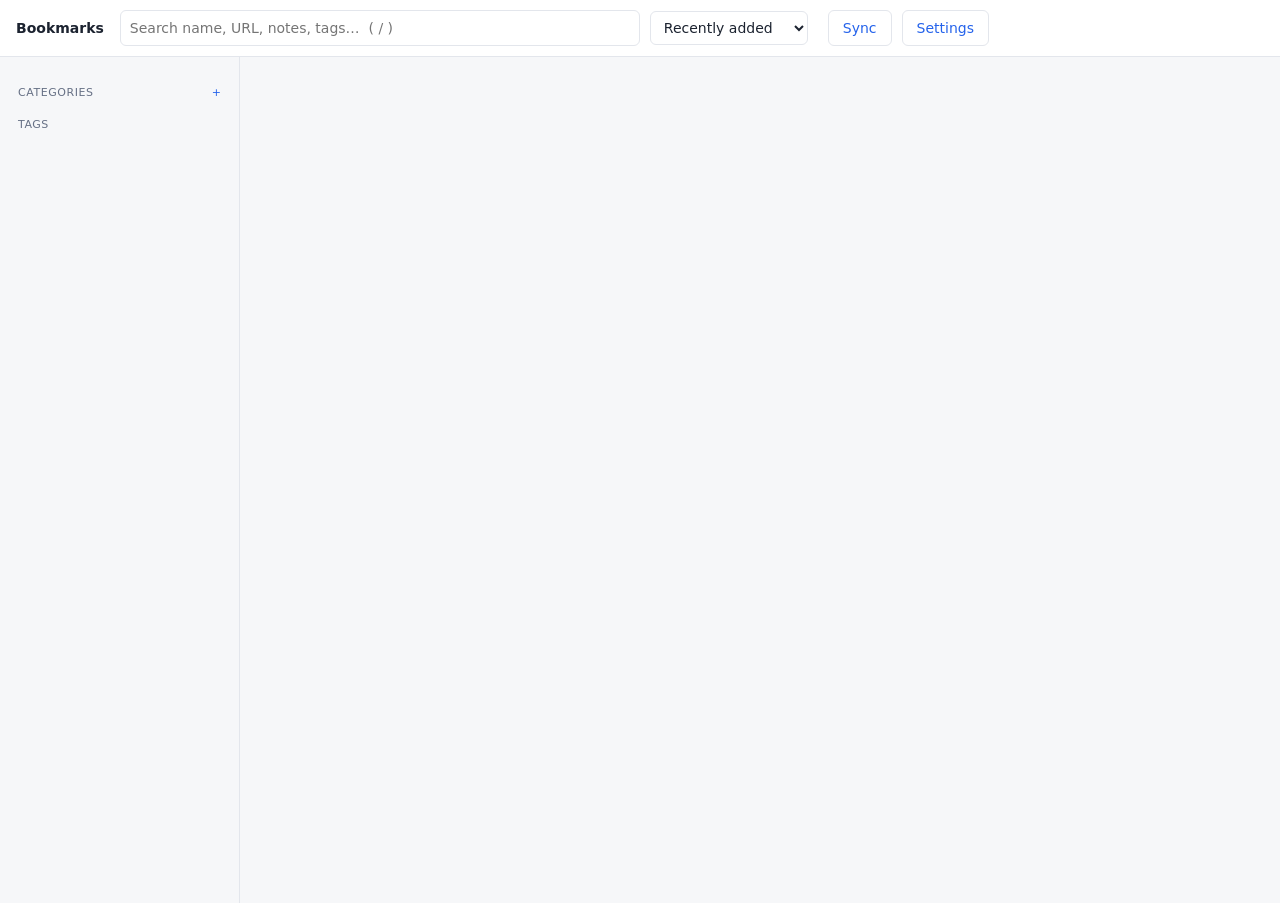
<file: extension/manager/manager.html>
<!doctype html>
<html lang="en">
<head>
<meta charset="utf-8">
<meta name="viewport" content="width=device-width, initial-scale=1">
<title>Smart Bookmark Manager</title>
<link rel="stylesheet" href="../lib/ui.css">
<link rel="stylesheet" href="manager.css">
</head>
<body>
<header>
  <strong class="brand">Bookmarks</strong>
  <input id="search" type="search" placeholder="Search name, URL, notes, tags…  ( / )" autocomplete="off">
  <select id="sort" aria-label="Sort">
    <option value="recent">Recently added</option>
    <option value="title">Name</option>
    <option value="used">Most used</option>
    <option value="opened">Recently opened</option>
  </select>
  <span id="sync-status" class="muted"></span>
  <button id="sync" class="ghost">Sync</button>
  <button id="options" class="ghost">Settings</button>
</header>

<div class="layout">
  <aside>
    <nav id="smart"></nav>
    <div class="side-head"><span>Categories</span><button id="add-collection" class="link" title="New category">+</button></div>
    <nav id="collections"></nav>
    <div class="side-head"><span>Tags</span><button id="clear-tags" class="link hidden">clear</button></div>
    <nav id="tags"></nav>
  </aside>
  <main>
    <div id="summary" class="muted"></div>
    <ul id="list"></ul>
    <div id="empty" class="muted hidden"></div>
  </main>
</div>

<dialog id="edit">
  <form id="edit-form" method="dialog">
    <h3 id="edit-title">Edit bookmark</h3>
    <label>Name <input id="e-title" required></label>
    <label>URL <input id="e-url" type="url" required></label>
    <label>Tags <div id="e-tags" class="chips"></div></label>
    <label>Category <select id="e-collection"></select></label>
    <label>Status
      <select id="e-status">
        <option value="unread">Unread</option>
        <option value="reading">Reading</option>
        <option value="read">Read</option>
        <option value="archived">Archived</option>
        <option value="dead">Dead link</option>
      </select>
    </label>
    <label>Notes <textarea id="e-notes" rows="3"></textarea></label>
    <label id="e-global-row" class="inline hidden"><input id="e-global" type="checkbox"> Global: visible to all users</label>
    <div id="e-error" class="error"></div>
    <div class="actions">
      <button type="submit" value="save" id="e-save">Save</button>
      <button type="button" id="e-delete" class="danger">Delete</button>
      <button type="button" id="e-cancel" class="ghost">Cancel</button>
    </div>
  </form>
</dialog>

<dialog id="coll-dialog">
  <form id="coll-form" method="dialog">
    <h3 id="coll-title">New category</h3>
    <label>Name <input id="c-name" required></label>
    <label>Parent <select id="c-parent"></select></label>
    <label id="c-global-row" class="inline hidden"><input id="c-global" type="checkbox"> Global: visible to all users</label>
    <div class="actions">
      <button type="submit" id="c-save">Save</button>
      <button type="button" id="c-delete" class="danger hidden">Delete</button>
      <button type="button" id="c-cancel" class="ghost">Cancel</button>
    </div>
  </form>
</dialog>

<script type="module" src="manager.js"></script>
</body>
</html>
</file>
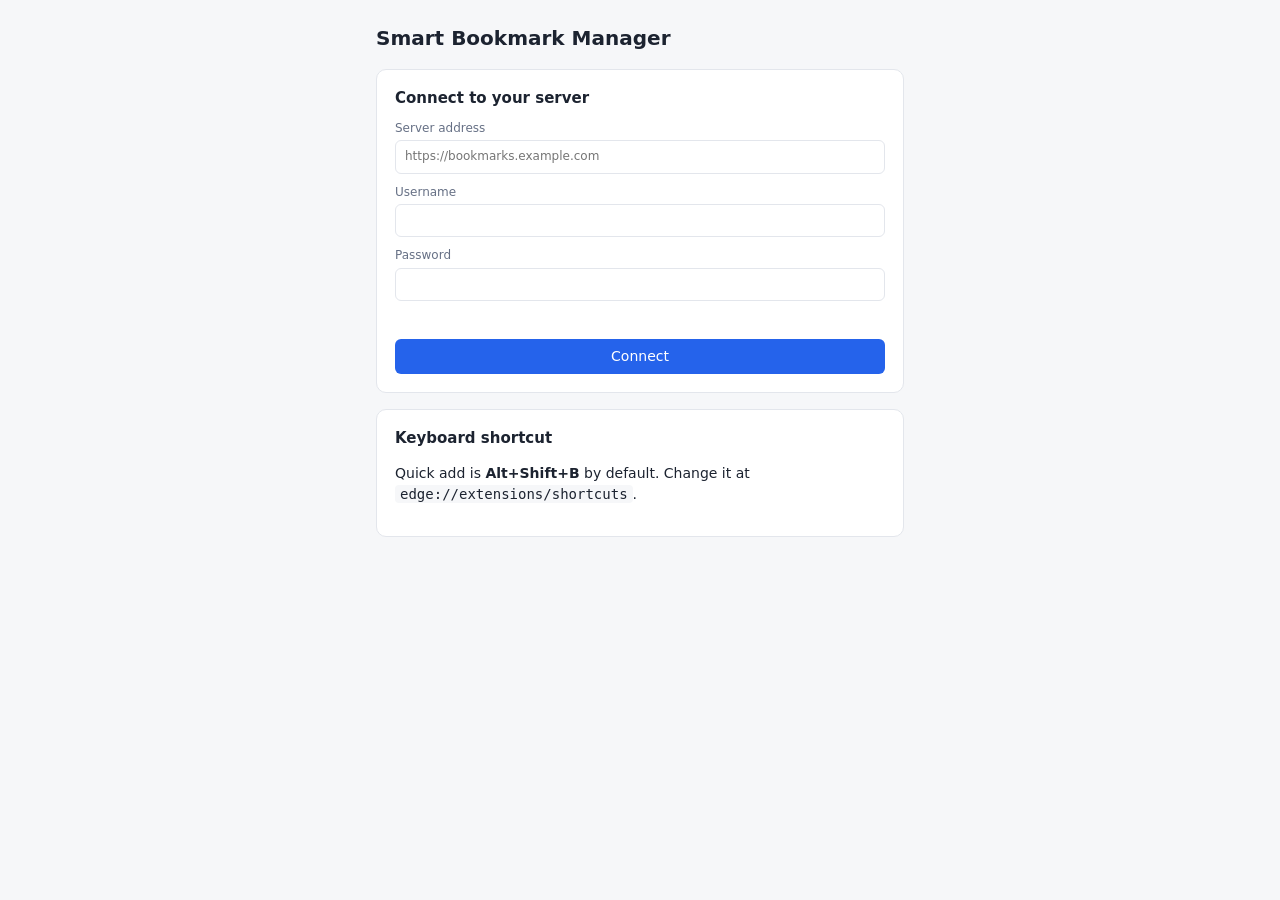
<file: extension/options/options.html>
<!doctype html>
<html lang="en">
<head>
<meta charset="utf-8">
<meta name="viewport" content="width=device-width, initial-scale=1">
<title>Smart Bookmark Manager: Settings</title>
<link rel="stylesheet" href="../lib/ui.css">
<link rel="stylesheet" href="options.css">
</head>
<body>
<main>
  <h1>Smart Bookmark Manager</h1>

  <section id="login-card" class="card">
    <h2>Connect to your server</h2>
    <form id="login-form" autocomplete="on">
      <label>Server address <input id="server" type="url" placeholder="https://bookmarks.example.com" required></label>
      <label>Username <input id="username" autocomplete="username" required></label>
      <label>Password <input id="password" type="password" autocomplete="current-password" required></label>
      <div id="login-error" class="error"></div>
      <button type="submit">Connect</button>
    </form>
    <form id="change-form" class="hidden">
      <p>The server requires you to choose a new password first.</p>
      <label>New password (min. 8 characters) <input id="new-password" type="password" autocomplete="new-password" minlength="8" required></label>
      <div id="change-error" class="error"></div>
      <button type="submit">Change password and continue</button>
    </form>
  </section>

  <section id="connected-card" class="card hidden">
    <h2>Connected</h2>
    <p id="connected-info"></p>
    <p id="sync-info" class="muted"></p>
    <div class="actions">
      <button id="sync-now">Sync now</button>
      <button id="open-manager" class="ghost">Open manager</button>
      <button id="disconnect" class="ghost">Disconnect</button>
    </div>
  </section>

  <section id="import-card" class="card hidden">
    <h2>Import Edge bookmarks</h2>
    <p class="muted">One-time import of your browser bookmarks. Folders become categories. Bookmarks that already exist (same URL) are skipped. Your Edge bookmarks are not changed.</p>
    <button id="import">Import now</button>
    <div id="import-result" class="muted"></div>
  </section>

  <section class="card">
    <h2>Keyboard shortcut</h2>
    <p>Quick add is <strong>Alt+Shift+B</strong> by default. Change it at <code>edge://extensions/shortcuts</code>.</p>
  </section>
</main>
<script type="module" src="options.js"></script>
</body>
</html>
</file>
<file: extension/lib/ui.css>
:root {
  --bg: #f6f7f9; --card: #fff; --text: #1c2330; --muted: #667085; --border: #e3e6ec;
  --accent: #2563eb; --accent-text: #fff; --danger: #c62828; --chip: #e8efff; --chip-text: #1d4ed8;
}
@media (prefers-color-scheme: dark) {
  :root { --bg: #12151b; --card: #1b1f27; --text: #e8ebf1; --muted: #98a2b3; --border: #2b313c; --accent: #4b8bff; --chip: #23304d; --chip-text: #9fc0ff; }
}
* { box-sizing: border-box; }
body { margin: 0; font: 14px/1.45 system-ui, sans-serif; background: var(--bg); color: var(--text); }
input, select, textarea, button { font: inherit; color: inherit; }
input, select, textarea { width: 100%; padding: 7px 9px; border: 1px solid var(--border); border-radius: 6px; background: var(--card); }
input:focus, select:focus, textarea:focus { outline: 2px solid var(--accent); outline-offset: -1px; }
button { padding: 7px 14px; border: 0; border-radius: 6px; background: var(--accent); color: var(--accent-text); cursor: pointer; }
button.ghost { background: transparent; color: var(--accent); border: 1px solid var(--border); }
button.danger { background: var(--danger); color: #fff; }
button.link { background: none; border: 0; color: var(--accent); padding: 0; }
label { display: grid; gap: 3px; font-size: 12px; color: var(--muted); }
.muted { color: var(--muted); }
.error { color: var(--danger); min-height: 1.3em; }
.chips { display: flex; flex-wrap: wrap; gap: 4px; padding: 4px; border: 1px solid var(--border); border-radius: 6px; background: var(--card); }
.chips:focus-within { outline: 2px solid var(--accent); outline-offset: -1px; }
.chips input { border: 0; flex: 1; min-width: 80px; padding: 3px 4px; outline: 0 !important; background: transparent; }
.chip { display: inline-flex; align-items: center; gap: 4px; padding: 1px 8px; border-radius: 999px; background: var(--chip); color: var(--chip-text); font-size: 12px; }
.chip button { padding: 0; background: none; color: inherit; line-height: 1; }
.hidden { display: none !important; }
</file>
<file: extension/manager/manager.css>
header { display: flex; gap: 10px; align-items: center; padding: 10px 16px; background: var(--card); border-bottom: 1px solid var(--border); position: sticky; top: 0; z-index: 2; }
header .brand { margin-right: 6px; }
header #search { flex: 1; max-width: 520px; }
header select { width: auto; }
.layout { display: grid; grid-template-columns: 240px 1fr; min-height: calc(100vh - 54px); }
aside { padding: 12px; border-right: 1px solid var(--border); overflow-y: auto; }
main { padding: 16px 20px; max-width: 980px; }
.side-head { display: flex; justify-content: space-between; margin: 16px 6px 4px; font-size: 11px; text-transform: uppercase; letter-spacing: .05em; color: var(--muted); }
nav button.item { display: flex; width: 100%; justify-content: space-between; gap: 8px; text-align: left; background: none; color: var(--text); padding: 4px 8px; border-radius: 6px; }
nav button.item:hover { background: var(--chip); }
nav button.item.active { background: var(--chip); color: var(--chip-text); font-weight: 600; }
nav button.item .count { color: var(--muted); font-weight: 400; }
nav button.item .gear { visibility: hidden; color: var(--muted); }
nav button.item:hover .gear { visibility: visible; }
ul#list { list-style: none; margin: 0; padding: 0; display: grid; gap: 6px; }
li.row { display: grid; grid-template-columns: 1fr auto; gap: 4px 12px; padding: 10px 12px; background: var(--card); border: 1px solid var(--border); border-radius: 8px; }
li.row:hover { border-color: var(--accent); }
li.row .title { font-weight: 600; background: none; color: var(--text); padding: 0; text-align: left; overflow: hidden; text-overflow: ellipsis; white-space: nowrap; }
li.row .title:hover { color: var(--accent); text-decoration: underline; }
li.row .sub { font-size: 12px; color: var(--muted); display: flex; gap: 8px; flex-wrap: wrap; align-items: center; }
li.row .side { display: flex; gap: 8px; align-items: center; color: var(--muted); font-size: 12px; }
li.row .badge { padding: 0 6px; border-radius: 4px; border: 1px solid var(--border); font-size: 11px; }
li.row.unread .title::before { content: "● "; color: var(--accent); font-size: 10px; }
li.row.archived { opacity: .65; }
.chip.small { cursor: pointer; border: 0; padding: 0 7px; font-size: 11px; }
.chip.small.on { background: var(--accent); color: var(--accent-text); }
dialog { border: 1px solid var(--border); border-radius: 10px; background: var(--card); color: var(--text); padding: 18px; width: 460px; max-width: 94vw; }
dialog::backdrop { background: rgba(0, 0, 0, .4); }
dialog form { display: grid; gap: 10px; }
dialog h3 { margin: 0; }
.actions { display: flex; gap: 8px; }
.actions .ghost { margin-left: auto; }
label.inline { display: flex; gap: 8px; align-items: center; color: var(--text); font-size: 13px; }
label.inline input { width: auto; }
@media (max-width: 760px) { .layout { grid-template-columns: 1fr; } aside { border-right: 0; border-bottom: 1px solid var(--border); } }
</file>
<file: extension/options/options.css>
main { max-width: 560px; margin: 24px auto; padding: 0 16px; display: grid; gap: 16px; }
h1 { font-size: 20px; margin: 0; }
h2 { font-size: 15px; margin: 0 0 10px; }
.card { background: var(--card); border: 1px solid var(--border); border-radius: 10px; padding: 18px; }
form { display: grid; gap: 10px; }
.actions { display: flex; gap: 8px; flex-wrap: wrap; }
code { background: var(--bg); padding: 1px 5px; border-radius: 4px; }
</file>
